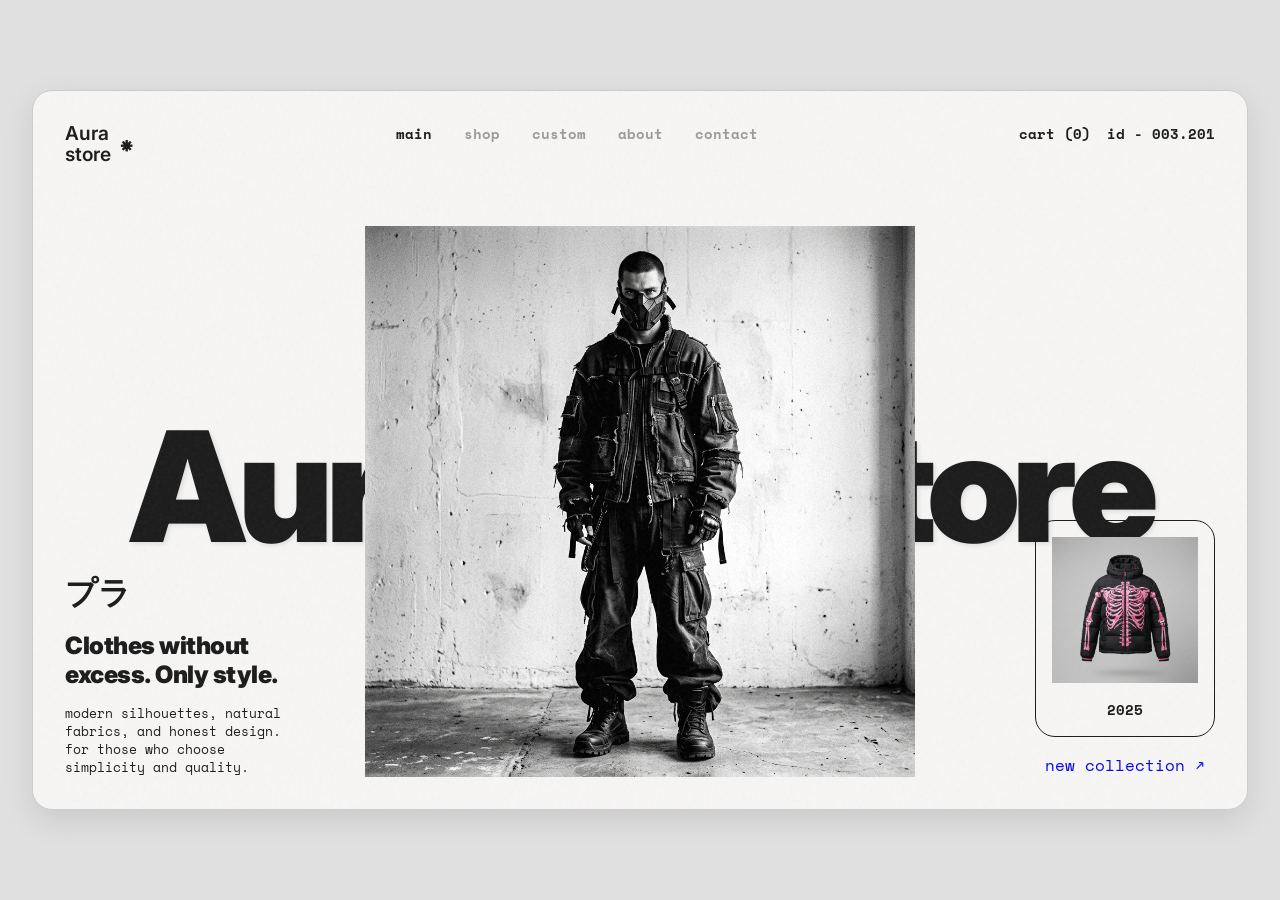
<file: index.html>
<!DOCTYPE html>
<html lang="en">
<head>
    <meta charset="UTF-8">
    <meta name="viewport" content="width=device-width, initial-scale=1.0">
    <title>Aura Store</title>
    <link rel="stylesheet" href="style.css">
</head>
<body>
    <div class="wrapper">
        <header class="header">
            <a href="index.html" class="logo">
                <div>Aura<br>store</div>
                <div class="logo-stars">⁕</div>
            </a>
            <nav class="nav">
                <a href="index.html" class="active">main</a>
                <a href="shop.html">shop</a>
                <a href="#">custom</a>
                <a href="about.html">about</a>
                <a href="contact.html">contact</a>
            </nav>
            <div class="account">
                <a href="cart.html">cart (0)</a>
                <span>id - 003.201</span>
            </div>
        </header>

        <main class="hero">
            <div class="bg-text">
                <span>Aura</span>
                <span>store</span>
            </div>
            <!-- Local image path -->
            <img src="images/aura_model.png" alt="Model in futuristic dark clothing" class="model-img">
        </main>

        <div class="bottom-content">
            <div class="info">
                <div class="recycle-icon">
                    <!-- A simple representation as in the design -->
                    <span style="font-size:2rem; font-family:sans-serif; font-weight:bold;">プラ</span>
                </div>
                <h2>Clothes without<br>excess. Only style.</h2>
                <p>Modern silhouettes, natural<br>fabrics, and honest design.<br>For those who choose<br>simplicity and quality.</p>
            </div>
            <div class="product">
                <div class="product-card">
                    <img src="images/aura_jacket.png" alt="Black puffer jacket with pink skeleton">
                    <span class="year">2025</span>
                </div>
                <a href="shop.html" class="btn-new-collection" style="text-decoration:none;">
                    new collection ↗
                </a>
            </div>
        </div>
    </div>
</body>
</html>
</file>
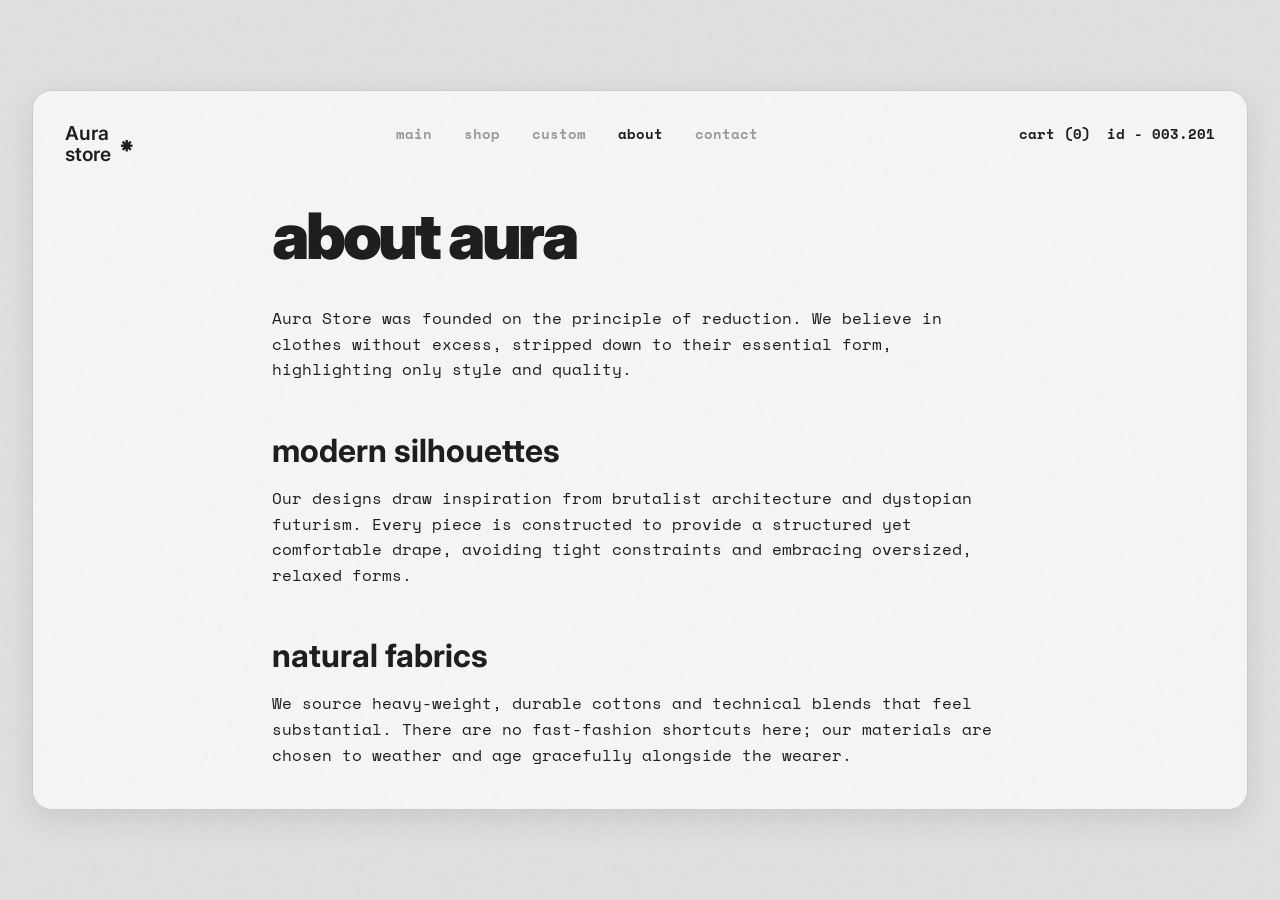
<file: about.html>
<!DOCTYPE html>
<html lang="en">
<head>
    <meta charset="UTF-8">
    <meta name="viewport" content="width=device-width, initial-scale=1.0">
    <title>Aura Store - About</title>
    <link rel="stylesheet" href="style.css">
</head>
<body>
    <div class="wrapper scrollable">
        <header class="header">
            <a href="index.html" class="logo">
                <div>Aura<br>store</div>
                <div class="logo-stars">⁕</div>
            </a>
            <nav class="nav">
                <a href="index.html">main</a>
                <a href="shop.html">shop</a>
                <a href="#">custom</a>
                <a href="about.html" class="active">about</a>
                <a href="contact.html">contact</a>
            </nav>
            <div class="account">
                <a href="cart.html">cart (0)</a>
                <span>id - 003.201</span>
            </div>
        </header>

        <main class="page-content text-page-layout">
            <h1 class="page-title">about aura</h1>
            
            <p>Aura Store was founded on the principle of reduction. We believe in clothes without excess, stripped down to their essential form, highlighting only style and quality.</p>

            <h2>modern silhouettes</h2>
            <p>Our designs draw inspiration from brutalist architecture and dystopian futurism. Every piece is constructed to provide a structured yet comfortable drape, avoiding tight constraints and embracing oversized, relaxed forms.</p>

            <h2>natural fabrics</h2>
            <p>We source heavy-weight, durable cottons and technical blends that feel substantial. There are no fast-fashion shortcuts here; our materials are chosen to weather and age gracefully alongside the wearer.</p>

            <h2>honest design</h2>
            <p>What you see is what you get. No flashy logos for the sake of branding, no unnecessary zippers or pockets. For those who choose simplicity and quality.</p>
        </main>
    </div>
</body>
</html>
</file>
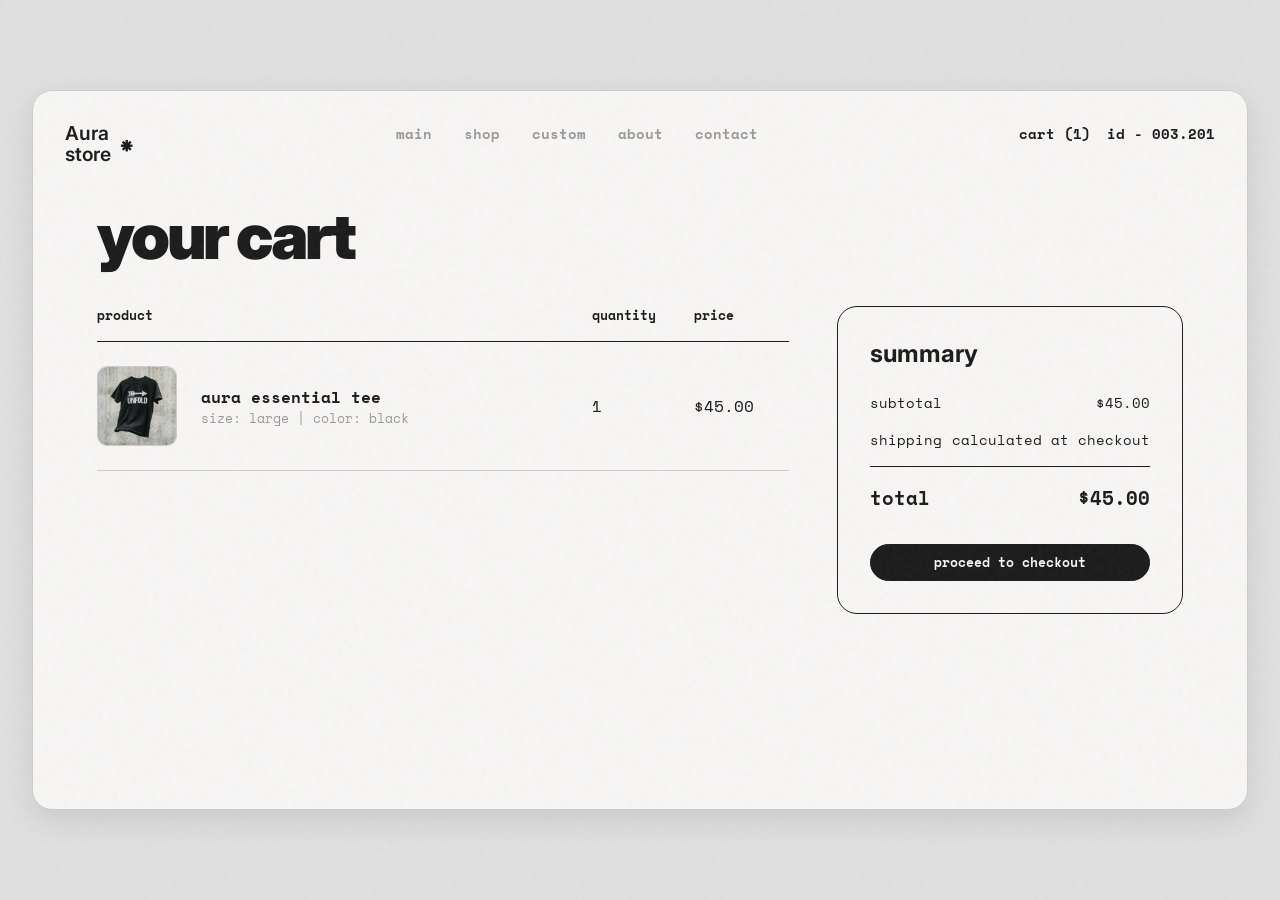
<file: cart.html>
<!DOCTYPE html>
<html lang="en">
<head>
    <meta charset="UTF-8">
    <meta name="viewport" content="width=device-width, initial-scale=1.0">
    <title>Aura Store - Cart</title>
    <link rel="stylesheet" href="style.css">
</head>
<body>
    <div class="wrapper scrollable">
        <header class="header">
            <a href="index.html" class="logo">
                <div>Aura<br>store</div>
                <div class="logo-stars">⁕</div>
            </a>
            <nav class="nav">
                <a href="index.html">main</a>
                <a href="shop.html">shop</a>
                <a href="#">custom</a>
                <a href="about.html">about</a>
                <a href="contact.html">contact</a>
            </nav>
            <div class="account">
                <a href="cart.html" class="active">cart (1)</a>
                <span>id - 003.201</span>
            </div>
        </header>

        <main class="page-content">
            <h1 class="page-title">your cart</h1>
            
            <div class="cart-layout">
                <div class="cart-items">
                    <table class="cart-table">
                        <thead>
                            <tr>
                                <th>product</th>
                                <th>quantity</th>
                                <th>price</th>
                            </tr>
                        </thead>
                        <tbody>
                            <tr>
                                <td>
                                    <div class="cart-item-display">
                                        <img src="images/tshirt_1.png" alt="Aura Essential Tee">
                                        <div>
                                            <div style="font-weight:700;">aura essential tee</div>
                                            <div style="font-size:0.8rem; color:var(--accent-color);">size: large | color: black</div>
                                        </div>
                                    </div>
                                </td>
                                <td>1</td>
                                <td>$45.00</td>
                            </tr>
                        </tbody>
                    </table>
                </div>

                <div class="cart-summary">
                    <h3>summary</h3>
                    <div class="summary-row">
                        <span>subtotal</span>
                        <span>$45.00</span>
                    </div>
                    <div class="summary-row">
                        <span>shipping</span>
                        <span>calculated at checkout</span>
                    </div>
                    <div class="summary-row summary-total">
                        <span>total</span>
                        <span>$45.00</span>
                    </div>
                    <a href="checkout.html" class="btn-primary solid">proceed to checkout</a>
                </div>
            </div>
        </main>
    </div>
</body>
</html>
</file>
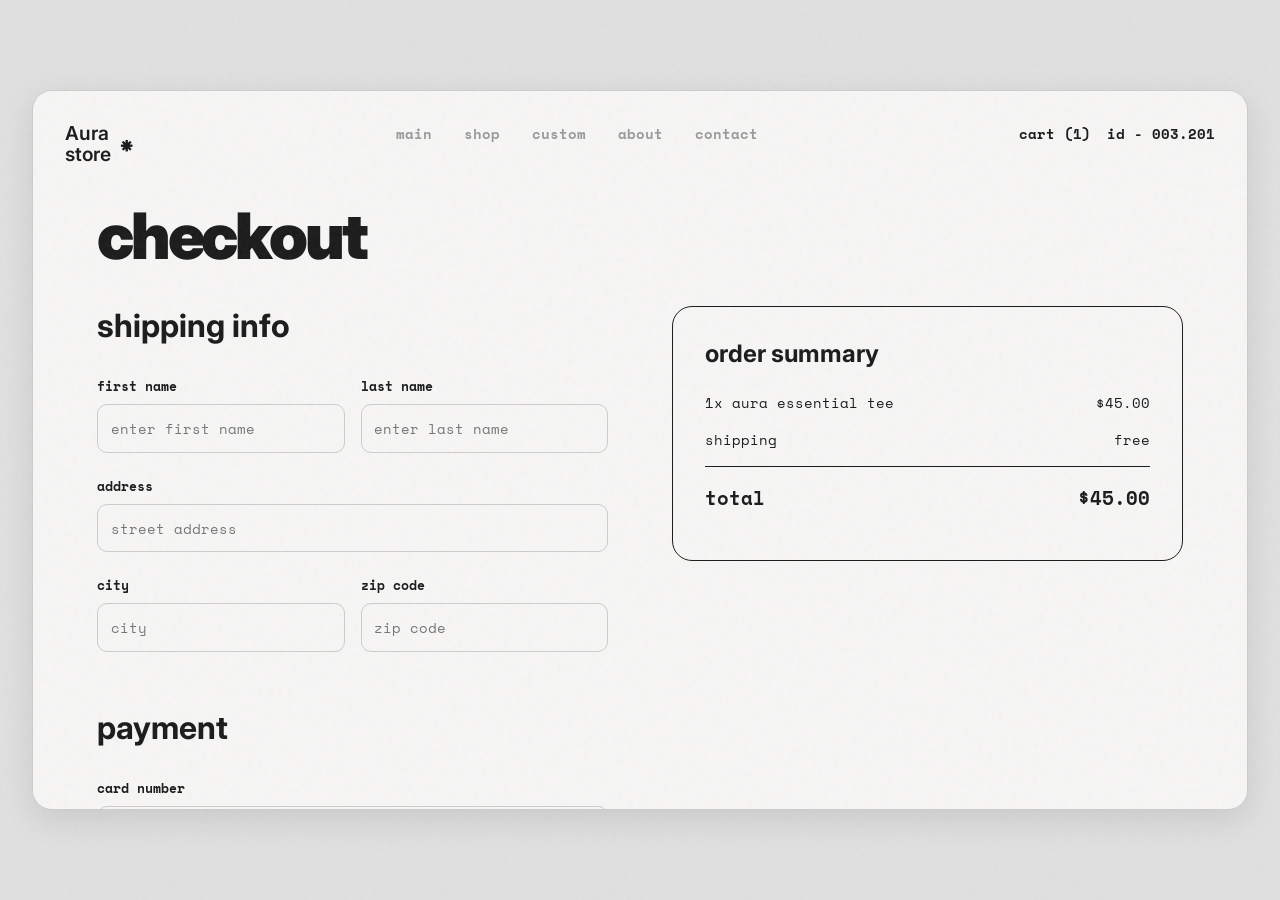
<file: checkout.html>
<!DOCTYPE html>
<html lang="en">
<head>
    <meta charset="UTF-8">
    <meta name="viewport" content="width=device-width, initial-scale=1.0">
    <title>Aura Store - Checkout</title>
    <link rel="stylesheet" href="style.css">
</head>
<body>
    <div class="wrapper scrollable">
        <header class="header">
            <a href="index.html" class="logo">
                <div>Aura<br>store</div>
                <div class="logo-stars">⁕</div>
            </a>
            <nav class="nav">
                <a href="index.html">main</a>
                <a href="shop.html">shop</a>
                <a href="#">custom</a>
                <a href="about.html">about</a>
                <a href="contact.html">contact</a>
            </nav>
            <div class="account">
                <a href="cart.html">cart (1)</a>
                <span>id - 003.201</span>
            </div>
        </header>

        <main class="page-content">
            <h1 class="page-title">checkout</h1>
            
            <div class="checkout-layout">
                <div class="checkout-form">
                    <h2>shipping info</h2>
                    <form>
                        <div class="form-row">
                            <div class="form-group">
                                <label for="fname">first name</label>
                                <input type="text" id="fname" placeholder="enter first name">
                            </div>
                            <div class="form-group">
                                <label for="lname">last name</label>
                                <input type="text" id="lname" placeholder="enter last name">
                            </div>
                        </div>
                        <div class="form-group">
                            <label for="address">address</label>
                            <input type="text" id="address" placeholder="street address">
                        </div>
                        <div class="form-row">
                            <div class="form-group">
                                <label for="city">city</label>
                                <input type="text" id="city" placeholder="city">
                            </div>
                            <div class="form-group">
                                <label for="zip">zip code</label>
                                <input type="text" id="zip" placeholder="zip code">
                            </div>
                        </div>

                        <h2 style="margin-top: 2rem;">payment</h2>
                        <div class="form-group">
                            <label for="card">card number</label>
                            <input type="text" id="card" placeholder="0000 0000 0000 0000">
                        </div>
                        <div class="form-row">
                            <div class="form-group">
                                <label for="exp">expiry</label>
                                <input type="text" id="exp" placeholder="MM/YY">
                            </div>
                            <div class="form-group">
                                <label for="cvc">cvc</label>
                                <input type="text" id="cvc" placeholder="123">
                            </div>
                        </div>

                        <button type="button" class="btn-primary solid" style="width: 100%; margin-top: 2rem; padding: 1rem; font-size: 1rem;">place order ($45.00)</button>
                    </form>
                </div>

                <div class="cart-summary">
                    <h3>order summary</h3>
                    <div class="summary-row">
                        <span>1x aura essential tee</span>
                        <span>$45.00</span>
                    </div>
                    <div class="summary-row">
                        <span>shipping</span>
                        <span>free</span>
                    </div>
                    <div class="summary-row summary-total">
                        <span>total</span>
                        <span>$45.00</span>
                    </div>
                </div>
            </div>
        </main>
    </div>
</body>
</html>
</file>
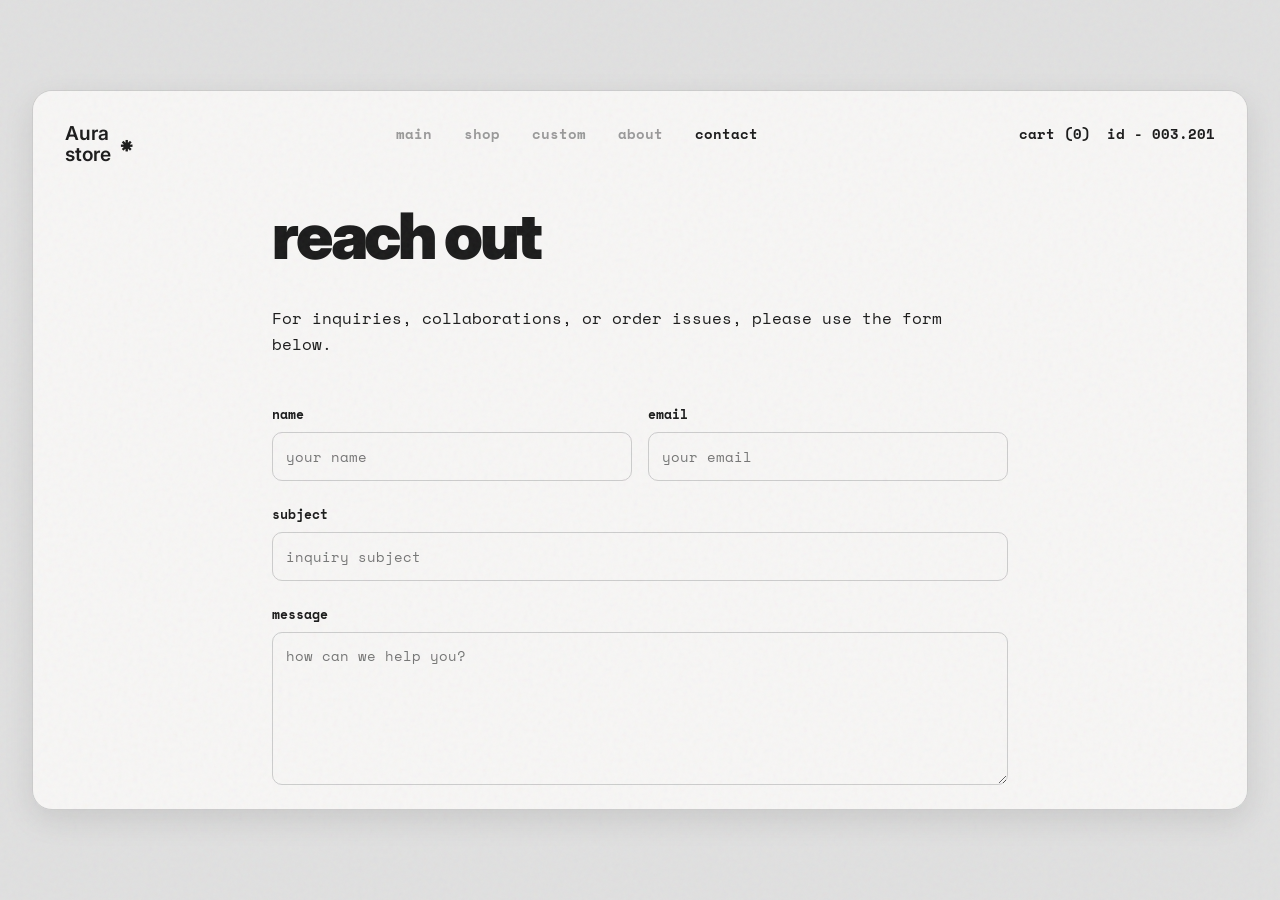
<file: contact.html>
<!DOCTYPE html>
<html lang="en">
<head>
    <meta charset="UTF-8">
    <meta name="viewport" content="width=device-width, initial-scale=1.0">
    <title>Aura Store - Contact</title>
    <link rel="stylesheet" href="style.css">
</head>
<body>
    <div class="wrapper scrollable">
        <header class="header">
            <a href="index.html" class="logo">
                <div>Aura<br>store</div>
                <div class="logo-stars">⁕</div>
            </a>
            <nav class="nav">
                <a href="index.html">main</a>
                <a href="shop.html">shop</a>
                <a href="#">custom</a>
                <a href="about.html">about</a>
                <a href="contact.html" class="active">contact</a>
            </nav>
            <div class="account">
                <a href="cart.html">cart (0)</a>
                <span>id - 003.201</span>
            </div>
        </header>

        <main class="page-content text-page-layout">
            <h1 class="page-title">reach out</h1>
            
            <p>For inquiries, collaborations, or order issues, please use the form below.</p>

            <form class="checkout-form" style="margin-top: 3rem;">
                <div class="form-row">
                    <div class="form-group">
                        <label for="name">name</label>
                        <input type="text" id="name" placeholder="your name">
                    </div>
                    <div class="form-group">
                        <label for="email">email</label>
                        <input type="email" id="email" placeholder="your email">
                    </div>
                </div>
                
                <div class="form-group">
                    <label for="subject">subject</label>
                    <input type="text" id="subject" placeholder="inquiry subject">
                </div>

                <div class="form-group">
                    <label for="message">message</label>
                    <textarea id="message" rows="6" placeholder="how can we help you?"></textarea>
                </div>

                <button type="button" class="btn-primary solid" style="padding: 1rem 3rem;">send message</button>
            </form>
        </main>
    </div>
</body>
</html>
</file>
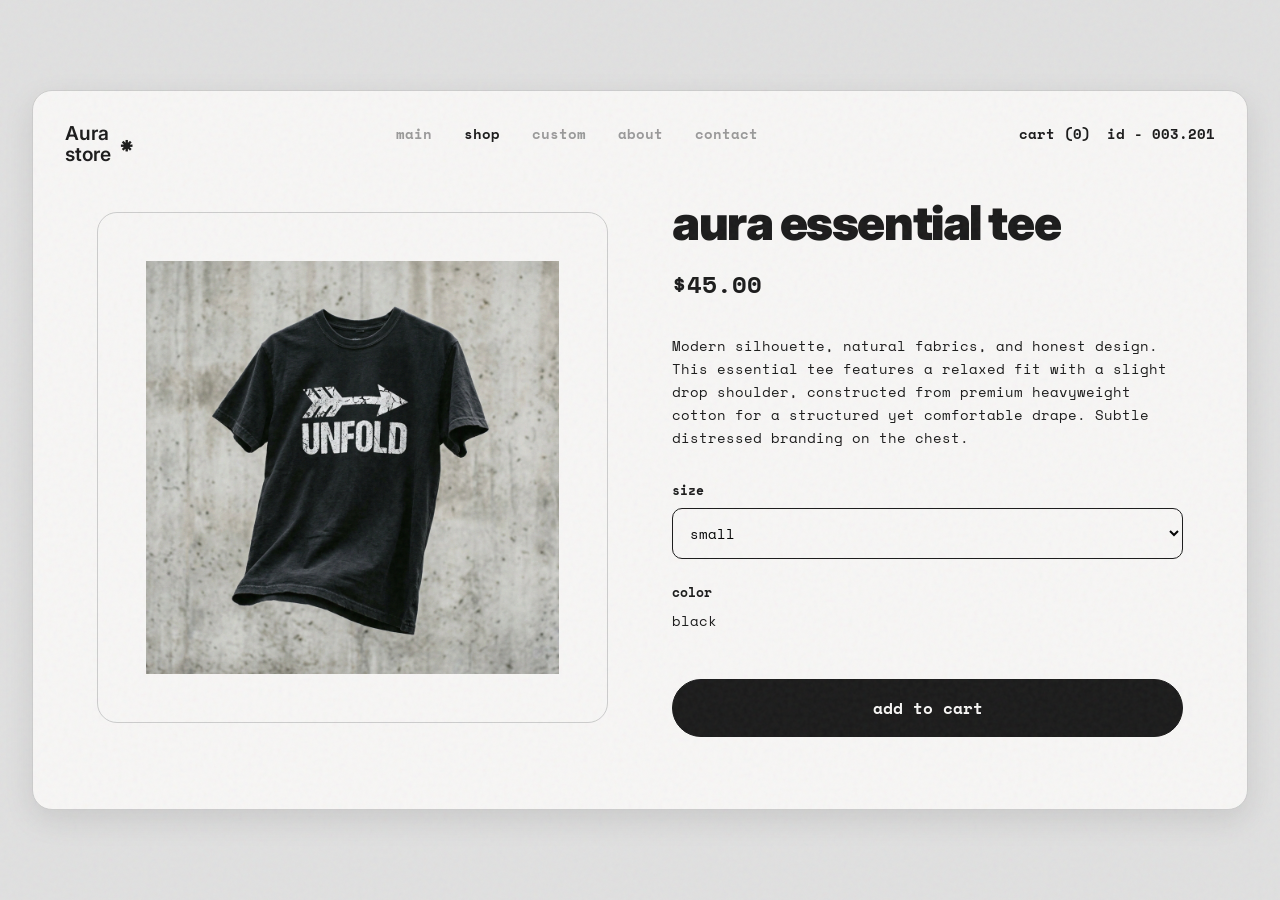
<file: product.html>
<!DOCTYPE html>
<html lang="en">
<head>
    <meta charset="UTF-8">
    <meta name="viewport" content="width=device-width, initial-scale=1.0">
    <title>Aura Store - Product</title>
    <link rel="stylesheet" href="style.css">
</head>
<body>
    <div class="wrapper scrollable">
        <header class="header">
            <a href="index.html" class="logo">
                <div>Aura<br>store</div>
                <div class="logo-stars">⁕</div>
            </a>
            <nav class="nav">
                <a href="index.html">main</a>
                <a href="shop.html" class="active">shop</a>
                <a href="#">custom</a>
                <a href="about.html">about</a>
                <a href="contact.html">contact</a>
            </nav>
            <div class="account">
                <a href="cart.html">cart (0)</a>
                <span>id - 003.201</span>
            </div>
        </header>

        <main class="page-content">
            <div class="product-detail-layout">
                <div class="product-images">
                    <!-- Local image path -->
                    <img src="images/tshirt_1.png" alt="Black Minimalist T-Shirt">
                </div>
                
                <div class="product-info">
                    <h1>aura essential tee</h1>
                    <div class="price">$45.00</div>
                    
                    <p>Modern silhouette, natural fabrics, and honest design. This essential tee features a relaxed fit with a slight drop shoulder, constructed from premium heavyweight cotton for a structured yet comfortable drape. Subtle distressed branding on the chest.</p>
                    
                    <div class="selector-group size-selector">
                        <label for="size">size</label>
                        <select id="size">
                            <option>small</option>
                            <option>medium</option>
                            <option>large</option>
                            <option>x-large</option>
                        </select>
                    </div>

                    <div class="selector-group">
                        <label>color</label>
                        <!-- For simplicity, just text, could be color swatches -->
                        <div style="font-size: 0.9rem;">black</div>
                    </div>

                    <div class="product-actions">
                        <a href="cart.html" class="btn-primary solid">add to cart</a>
                    </div>
                </div>
            </div>
        </main>
    </div>
</body>
</html>
</file>
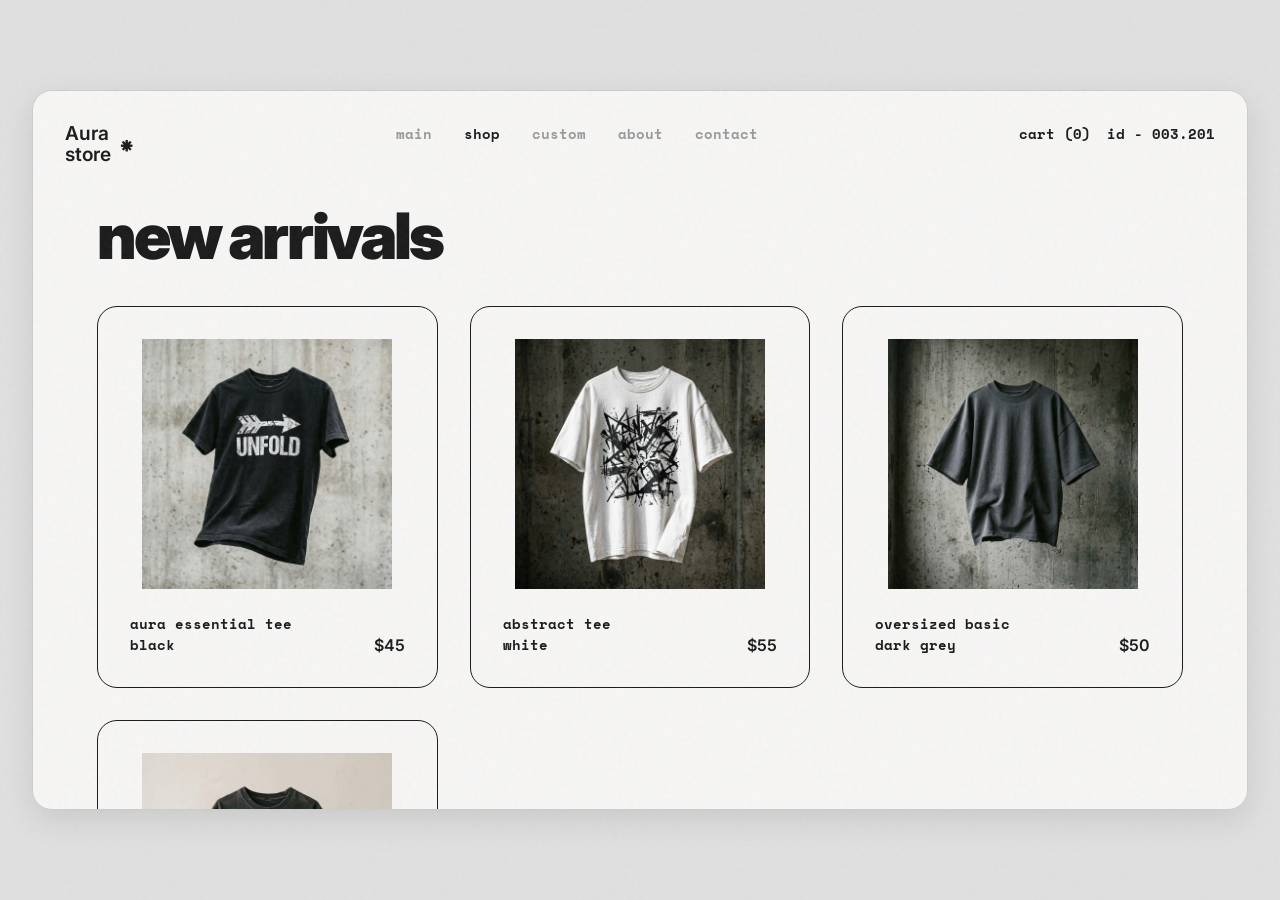
<file: shop.html>
<!DOCTYPE html>
<html lang="en">
<head>
    <meta charset="UTF-8">
    <meta name="viewport" content="width=device-width, initial-scale=1.0">
    <title>Aura Store - Shop</title>
    <link rel="stylesheet" href="style.css">
</head>
<body>
    <div class="wrapper scrollable">
        <header class="header">
            <a href="index.html" class="logo">
                <div>Aura<br>store</div>
                <div class="logo-stars">⁕</div>
            </a>
            <nav class="nav">
                <a href="index.html">main</a>
                <a href="shop.html" class="active">shop</a>
                <a href="#">custom</a>
                <a href="about.html">about</a>
                <a href="contact.html">contact</a>
            </nav>
            <div class="account">
                <a href="cart.html">cart (0)</a>
                <span>id - 003.201</span>
            </div>
        </header>

        <main class="page-content">
            <h1 class="page-title">new arrivals</h1>
            
            <div class="shop-grid">
                <a href="product.html" class="shop-item">
                    <!-- Local image path -->
                    <img src="images/tshirt_1.png" alt="Black Minimalist T-Shirt">
                    <div class="shop-item-info">
                        <div class="shop-item-title">aura essential tee<br>black</div>
                        <div class="shop-item-price">$45</div>
                    </div>
                </a>
                
                <a href="product.html" class="shop-item">
                    <!-- Local image path -->
                    <img src="images/tshirt_2.png" alt="White Graphic T-Shirt">
                    <div class="shop-item-info">
                        <div class="shop-item-title">abstract tee<br>white</div>
                        <div class="shop-item-price">$55</div>
                    </div>
                </a>

                <a href="product.html" class="shop-item">
                    <!-- Local image path -->
                    <img src="images/tshirt_3.png" alt="Grey Oversized T-Shirt">
                    <div class="shop-item-info">
                        <div class="shop-item-title">oversized basic<br>dark grey</div>
                        <div class="shop-item-price">$50</div>
                    </div>
                </a>

                <a href="product.html" class="shop-item">
                    <!-- Local image path -->
                    <img src="images/tshirt_4.png" alt="Vintage Black T-Shirt">
                    <div class="shop-item-info">
                        <div class="shop-item-title">vintage wash tee<br>black/pink</div>
                        <div class="shop-item-price">$60</div>
                    </div>
                </a>
            </div>
        </main>
    </div>
</body>
</html>
</file>
<file: style.css>
@import url('https://fonts.googleapis.com/css2?family=Inter:wght@400;600;900&family=Space+Mono:wght@400;700&family=Syncopate:wght@700&display=swap');

:root {
  --bg-color: #f7f6f5;
  --text-color: #1a1a1a;
  --border-color: #ccc;
  --accent-color: #999;
}

* {
  margin: 0;
  padding: 0;
  box-sizing: border-box;
}

body {
  font-family: 'Space Mono', monospace;
  background-color: #e0e0e0;
  color: var(--text-color);
  display: flex;
  justify-content: center;
  align-items: center;
  min-height: 100vh;
  padding: 2rem;
}

.wrapper {
  background-color: var(--bg-color);
  width: 100%;
  max-width: 1400px;
  height: 80vh;
  min-height: 700px;
  border-radius: 20px;
  border: 1px solid var(--border-color);
  padding: 2rem;
  position: relative;
  overflow: hidden;
  box-shadow: 0 10px 30px rgba(0,0,0,0.1);
  display: flex;
  flex-direction: column;
}

/* Scrollable for inner pages */
.wrapper.scrollable {
  overflow-y: auto;
}

/* Gritty Texture Overlay */
.wrapper::before {
  content: "";
  position: absolute;
  top: 0;
  left: 0;
  width: 100%;
  height: 100%;
  background-image: url('data:image/svg+xml;utf8,%3Csvg viewBox="0 0 200 200" xmlns="http://www.w3.org/2000/svg"%3E%3Cfilter id="noiseFilter"%3E%3CfeTurbulence type="fractalNoise" baseFrequency="0.9" numOctaves="3" stitchTiles="stitch"/%3E%3C/filter%3E%3Crect width="100%25" height="100%25" filter="url(%23noiseFilter)" opacity="0.05"/%3E%3C/svg%3E');
  pointer-events: none;
  z-index: 10;
}
.wrapper.scrollable::before {
  position: fixed; /* Keep texture fixed when scrolling */
}

/* Header */
.header {
  display: flex;
  justify-content: space-between;
  align-items: flex-start;
  z-index: 2;
  position: relative;
  margin-bottom: 2rem;
}

.logo {
  font-family: 'Inter', sans-serif;
  font-weight: 600;
  font-size: 1.2rem;
  line-height: 1.1;
  display: flex;
  align-items: center;
  gap: 0.5rem;
  text-decoration: none;
  color: var(--text-color);
}

.logo-stars {
  font-size: 1.5rem;
  line-height: 1;
}

.nav {
  display: flex;
  gap: 2rem;
  font-size: 0.9rem;
  font-weight: 700;
  text-transform: lowercase;
}

.nav a {
  text-decoration: none;
  color: var(--accent-color);
  transition: color 0.3s ease;
}

.nav a.active, .nav a:hover {
  color: var(--text-color);
}

.account {
  font-size: 0.9rem;
  font-weight: 700;
  text-transform: lowercase;
  display: flex;
  gap: 1rem;
}
.account a {
  color: var(--text-color);
  text-decoration: none;
}

/* Hero Section */
.hero {
  flex: 1;
  display: flex;
  justify-content: center;
  align-items: center;
  position: relative;
  z-index: 1;
}

.bg-text {
  position: absolute;
  width: 100%;
  display: flex;
  justify-content: space-between;
  font-family: 'Inter', sans-serif;
  font-weight: 900;
  font-size: 12vw;
  line-height: 1;
  letter-spacing: -0.05em;
  color: #1a1a1a;
  z-index: 1;
  top: 50%;
  transform: translateY(-50%);
  padding: 0 4rem;
}

.bg-text span {
  text-shadow: 2px 2px 4px rgba(0,0,0,0.1);
}

.model-img {
  position: absolute;
  height: 95%;
  bottom: 0;
  z-index: 2;
  object-fit: cover;
  filter: contrast(1.1) grayscale(0.2);
}

/* Bottom Information */
.bottom-content {
  position: absolute;
  bottom: 2rem;
  left: 2rem;
  right: 2rem;
  display: flex;
  justify-content: space-between;
  align-items: flex-end;
  z-index: 3;
}

.info {
  max-width: 350px;
}

.recycle-icon {
  margin-bottom: 1rem;
}

.info h2 {
  font-family: 'Inter', sans-serif;
  font-weight: 900;
  font-size: 1.5rem;
  line-height: 1.2;
  margin-bottom: 1rem;
  letter-spacing: -0.02em;
}

.info p {
  font-size: 0.8rem;
  line-height: 1.4;
  color: var(--text-color);
  text-transform: lowercase;
}

/* Product Card - Hero */
.product {
  display: flex;
  flex-direction: column;
  align-items: center;
  gap: 1rem;
}

.product-card {
  border: 1px solid var(--text-color);
  border-radius: 20px;
  padding: 1rem;
  background: transparent;
  display: flex;
  flex-direction: column;
  align-items: center;
  width: 180px;
  text-decoration: none;
  color: inherit;
}

.product-card img {
  width: 100%;
  height: auto;
  object-fit: contain;
  margin-bottom: 1rem;
}

.product-card .year {
  font-weight: 700;
  font-size: 0.9rem;
}

/* General Buttons */
.btn-primary {
  border: 1px solid var(--text-color);
  border-radius: 30px;
  padding: 0.5rem 1.5rem;
  background: transparent;
  font-family: 'Space Mono', monospace;
  font-weight: 700;
  font-size: 0.8rem;
  cursor: pointer;
  text-transform: lowercase;
  display: flex;
  align-items: center;
  justify-content: center;
  gap: 0.5rem;
  transition: all 0.3s ease;
  text-decoration: none;
  color: var(--text-color);
}

.btn-primary:hover {
  background: var(--text-color);
  color: var(--bg-color);
}
.btn-primary.solid {
  background: var(--text-color);
  color: var(--bg-color);
}
.btn-primary.solid:hover {
  background: transparent;
  color: var(--text-color);
}

/* Inner Pages Layout */
.page-content {
  flex: 1;
  z-index: 2;
  position: relative;
  padding: 0 2rem 2rem 2rem;
}
.page-title {
  font-family: 'Inter', sans-serif;
  font-weight: 900;
  font-size: 4rem;
  letter-spacing: -0.05em;
  margin-bottom: 2rem;
  text-transform: lowercase;
}

/* Shop Grid */
.shop-grid {
  display: grid;
  grid-template-columns: repeat(auto-fill, minmax(250px, 1fr));
  gap: 2rem;
}
@keyframes fadeInUp {
  from {
    opacity: 0;
    transform: translateY(20px);
  }
  to {
    opacity: 1;
    transform: translateY(0);
  }
}

.shop-item {
  border: 1px solid var(--text-color);
  border-radius: 20px;
  padding: 2rem;
  display: flex;
  flex-direction: column;
  align-items: center;
  text-decoration: none;
  color: var(--text-color);
  transition: transform 0.3s cubic-bezier(0.175, 0.885, 0.32, 1.275), box-shadow 0.3s ease;
  opacity: 0;
  animation: fadeInUp 0.6s ease-out forwards;
}

.shop-item:nth-child(1) { animation-delay: 0.1s; }
.shop-item:nth-child(2) { animation-delay: 0.2s; }
.shop-item:nth-child(3) { animation-delay: 0.3s; }
.shop-item:nth-child(4) { animation-delay: 0.4s; }
.shop-item:nth-child(5) { animation-delay: 0.5s; }
.shop-item:nth-child(6) { animation-delay: 0.6s; }

.shop-item:hover {
  transform: translateY(-8px) scale(1.02);
  box-shadow: 0 15px 30px rgba(0,0,0,0.1);
}
.shop-item img {
  width: 100%;
  height: 250px;
  object-fit: contain;
  margin-bottom: 1.5rem;
}
.shop-item-info {
  width: 100%;
  display: flex;
  justify-content: space-between;
  align-items: flex-end;
}
.shop-item-title {
  font-weight: 700;
  font-size: 0.9rem;
}
.shop-item-price {
  font-family: 'Inter', sans-serif;
  font-weight: 600;
}

/* Product Detail */
.product-detail-layout {
  display: grid;
  grid-template-columns: 1fr 1fr;
  gap: 4rem;
  align-items: center;
}
.product-images {
  border: 1px solid var(--border-color);
  border-radius: 20px;
  padding: 3rem;
  display: flex;
  justify-content: center;
  align-items: center;
}
.product-images img {
  max-width: 100%;
  height: auto;
}
.product-info h1 {
  font-family: 'Inter', sans-serif;
  font-size: 3rem;
  font-weight: 900;
  margin-bottom: 1rem;
  line-height: 1.1;
  letter-spacing: -0.03em;
}
.product-info .price {
  font-size: 1.5rem;
  font-weight: 700;
  margin-bottom: 2rem;
}
.product-info p {
  font-size: 0.9rem;
  line-height: 1.6;
  margin-bottom: 2rem;
}
.selector-group {
  margin-bottom: 1.5rem;
}
.selector-group label {
  display: block;
  font-weight: 700;
  margin-bottom: 0.5rem;
  font-size: 0.8rem;
}
.size-selector select {
  width: 100%;
  padding: 0.8rem;
  border: 1px solid var(--text-color);
  background: transparent;
  font-family: 'Space Mono', monospace;
  border-radius: 10px;
  font-size: 0.9rem;
}
.product-actions {
  margin-top: 3rem;
}
.product-actions .btn-primary {
  width: 100%;
  padding: 1rem;
  font-size: 1rem;
}

/* Cart Table */
.cart-layout {
  display: grid;
  grid-template-columns: 2fr 1fr;
  gap: 3rem;
}
.cart-table {
  width: 100%;
  border-collapse: collapse;
}
.cart-table th {
  text-align: left;
  border-bottom: 1px solid var(--text-color);
  padding-bottom: 1rem;
  font-size: 0.8rem;
}
.cart-table td {
  padding: 1.5rem 0;
  border-bottom: 1px solid var(--border-color);
}
.cart-item-display {
  display: flex;
  align-items: center;
  gap: 1.5rem;
}
.cart-item-display img {
  width: 80px;
  border: 1px solid var(--border-color);
  border-radius: 10px;
}
.cart-summary {
  border: 1px solid var(--text-color);
  border-radius: 20px;
  padding: 2rem;
  height: fit-content;
}
.cart-summary h3 {
  font-family: 'Inter', sans-serif;
  margin-bottom: 1.5rem;
  font-size: 1.5rem;
}
.summary-row {
  display: flex;
  justify-content: space-between;
  margin-bottom: 1rem;
  font-size: 0.9rem;
}
.summary-total {
  font-weight: 700;
  font-size: 1.2rem;
  border-top: 1px solid var(--text-color);
  padding-top: 1rem;
  margin-top: 1rem;
}
.cart-summary .btn-primary {
  width: 100%;
  margin-top: 2rem;
}

/* Checkout Form */
.checkout-layout {
  display: grid;
  grid-template-columns: 1fr 1fr;
  gap: 4rem;
}
.checkout-form h2 {
  font-family: 'Inter', sans-serif;
  margin-bottom: 2rem;
  font-size: 2rem;
}
.form-group {
  margin-bottom: 1.5rem;
}
.form-group label {
  display: block;
  font-weight: 700;
  font-size: 0.8rem;
  margin-bottom: 0.5rem;
}
.form-group input, .form-group textarea {
  width: 100%;
  padding: 0.8rem;
  border: 1px solid var(--border-color);
  background: transparent;
  font-family: 'Space Mono', monospace;
  border-radius: 10px;
  font-size: 0.9rem;
  transition: border-color 0.3s ease;
}
.form-group input:focus, .form-group textarea:focus {
  outline: none;
  border-color: var(--text-color);
}
.form-row {
  display: flex;
  gap: 1rem;
}
.form-row .form-group {
  flex: 1;
}

/* Text pages (About, Contact) */
.text-page-layout {
  max-width: 800px;
  margin: 0 auto;
}
.text-page-layout p {
  font-size: 1rem;
  line-height: 1.6;
  margin-bottom: 1.5rem;
}
.text-page-layout h2 {
  font-family: 'Inter', sans-serif;
  font-size: 2rem;
  margin-top: 3rem;
  margin-bottom: 1rem;
}

/* Mobile Responsiveness */
@media (max-width: 900px) {
  body {
    padding: 0;
  }
  .wrapper {
    min-height: 100vh;
    height: auto;
    border-radius: 0;
    border: none;
    padding: 1.5rem;
  }
  .header {
    flex-direction: column;
    align-items: center;
    gap: 1.5rem;
  }
  .nav {
    flex-wrap: wrap;
    justify-content: center;
    gap: 1rem;
  }
  .account {
    justify-content: center;
  }
  
  /* Hero Section */
  .hero {
    flex-direction: column;
  }
  .bg-text {
    font-size: 22vw;
    top: 15%;
    padding: 0 1rem;
    text-align: center;
    flex-direction: column;
    gap: 0;
  }
  .model-img {
    position: relative;
    height: 50vh;
    width: auto;
    max-width: 100%;
    margin-top: 10rem;
    object-fit: contain;
  }
  .bottom-content {
    position: relative;
    flex-direction: column;
    align-items: center;
    bottom: auto;
    left: auto;
    right: auto;
    gap: 2rem;
    margin-top: 2rem;
  }
  .info {
    text-align: center;
    display: flex;
    flex-direction: column;
    align-items: center;
  }
  .product {
    width: 100%;
  }
  .product-card {
    width: 100%;
    max-width: 250px;
  }

  /* Inner Pages */
  .page-content {
    padding: 0 0 2rem 0;
  }
  .page-title {
    font-size: 2.5rem;
    text-align: center;
  }
  
  .product-detail-layout,
  .cart-layout,
  .checkout-layout {
    grid-template-columns: 1fr;
    gap: 2rem;
  }
  
  .form-row {
    flex-direction: column;
    gap: 0;
  }
  
  .cart-table th, .cart-table td {
    display: block;
    width: 100%;
    text-align: center;
  }
  .cart-table thead {
    display: none;
  }
  .cart-item-display {
    margin-bottom: 1rem;
    flex-direction: column;
  }
}
</file>
